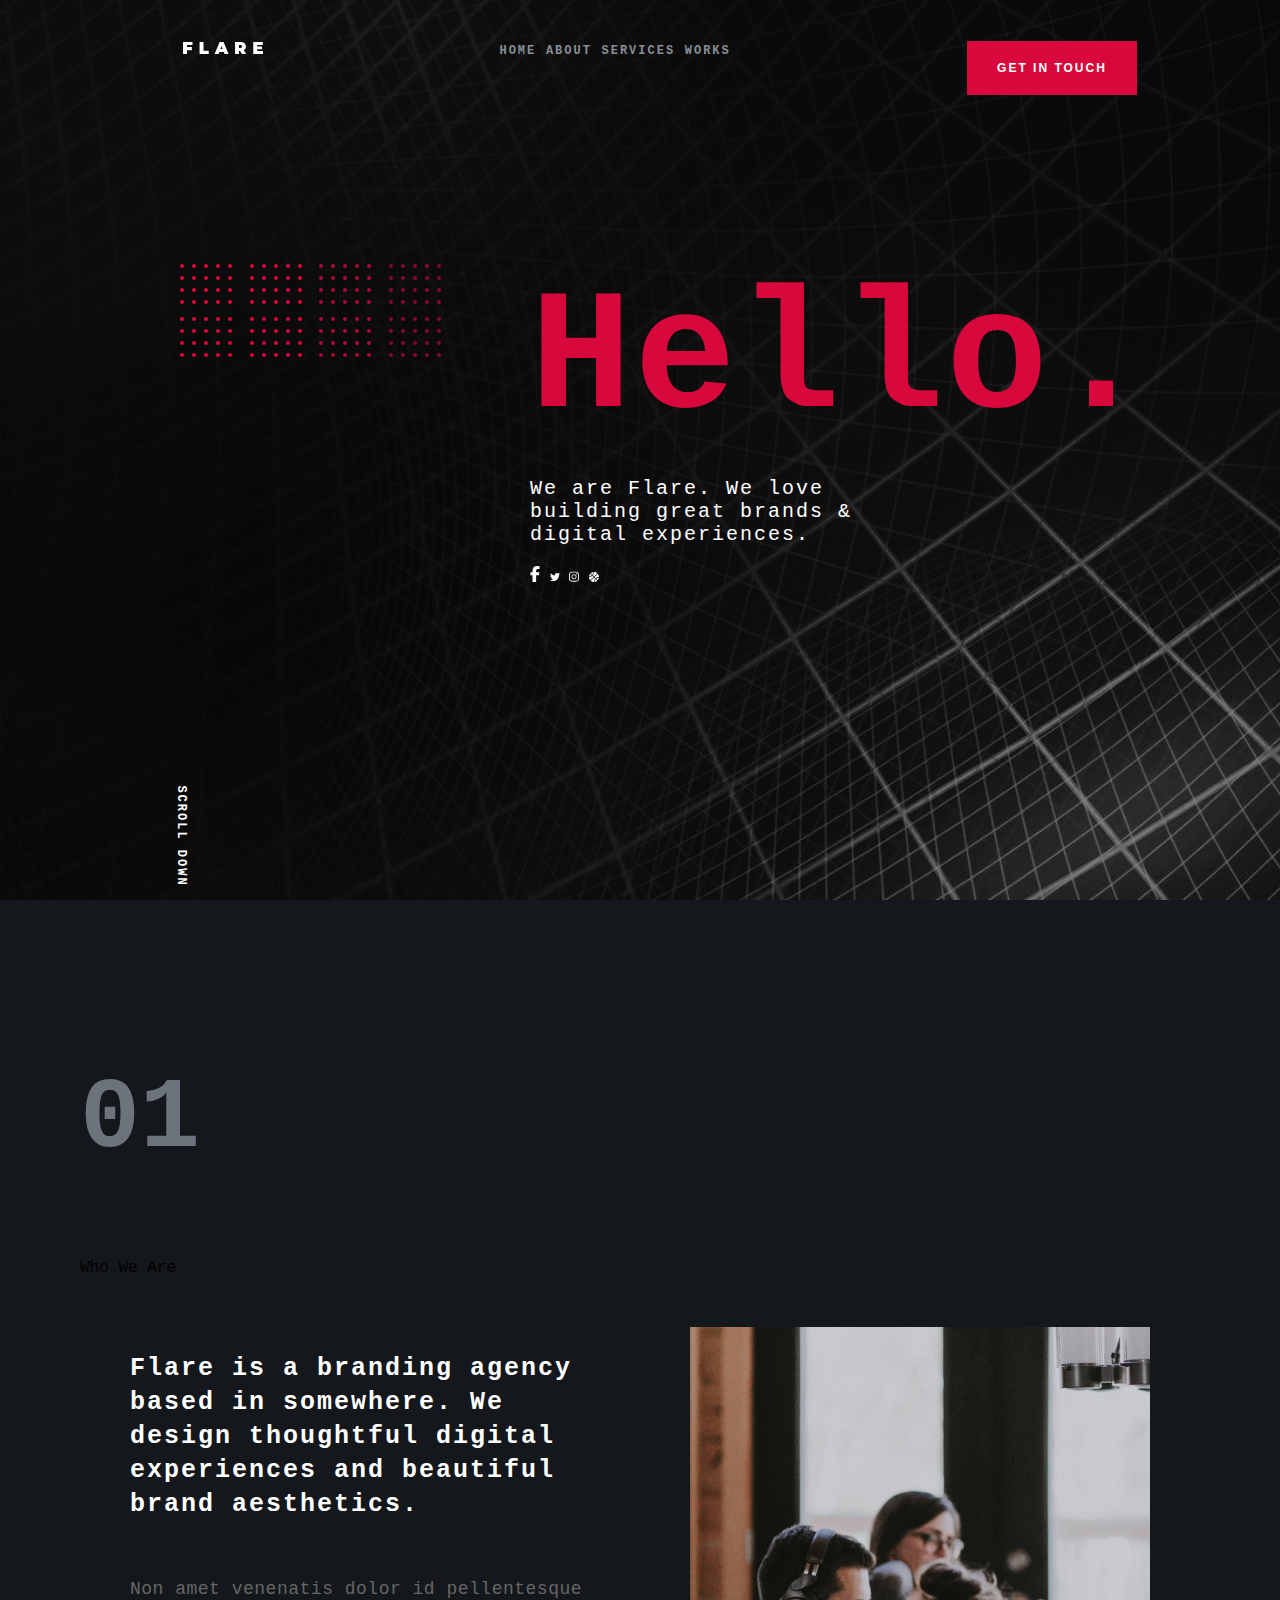
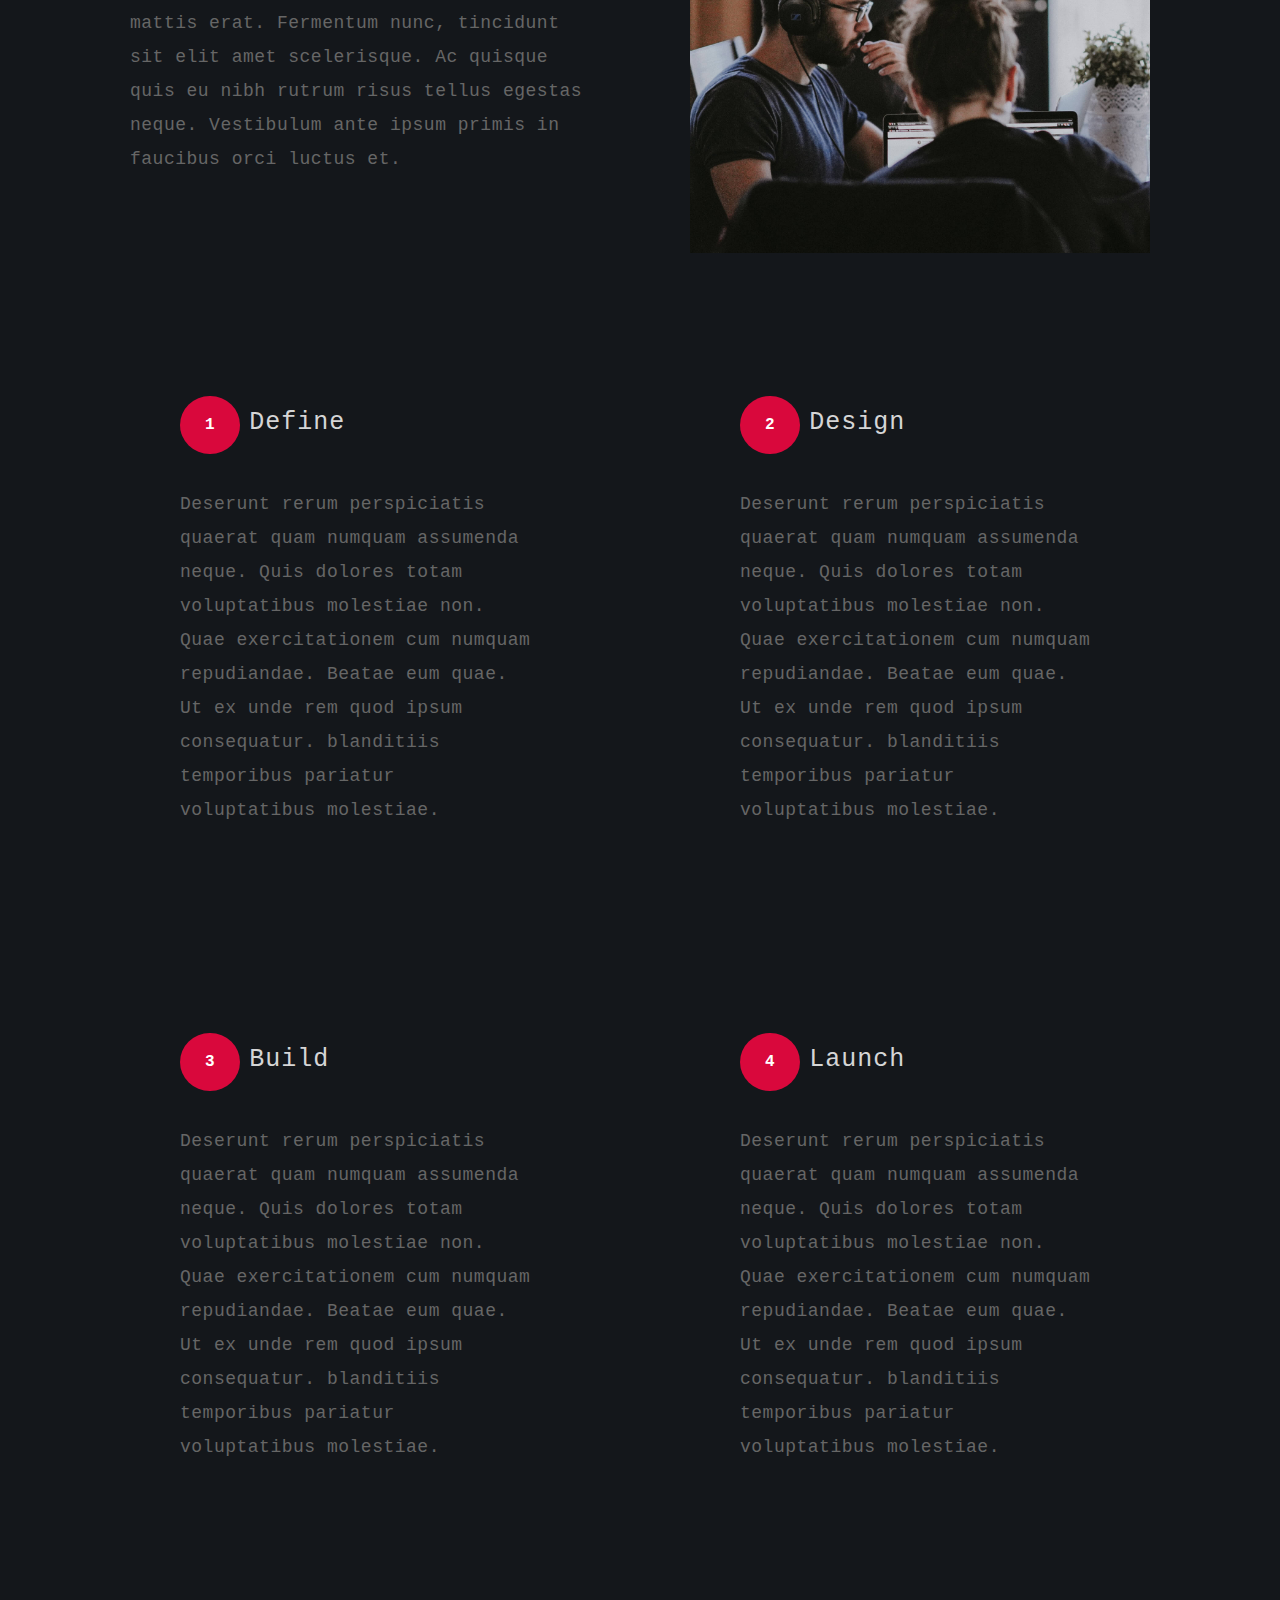
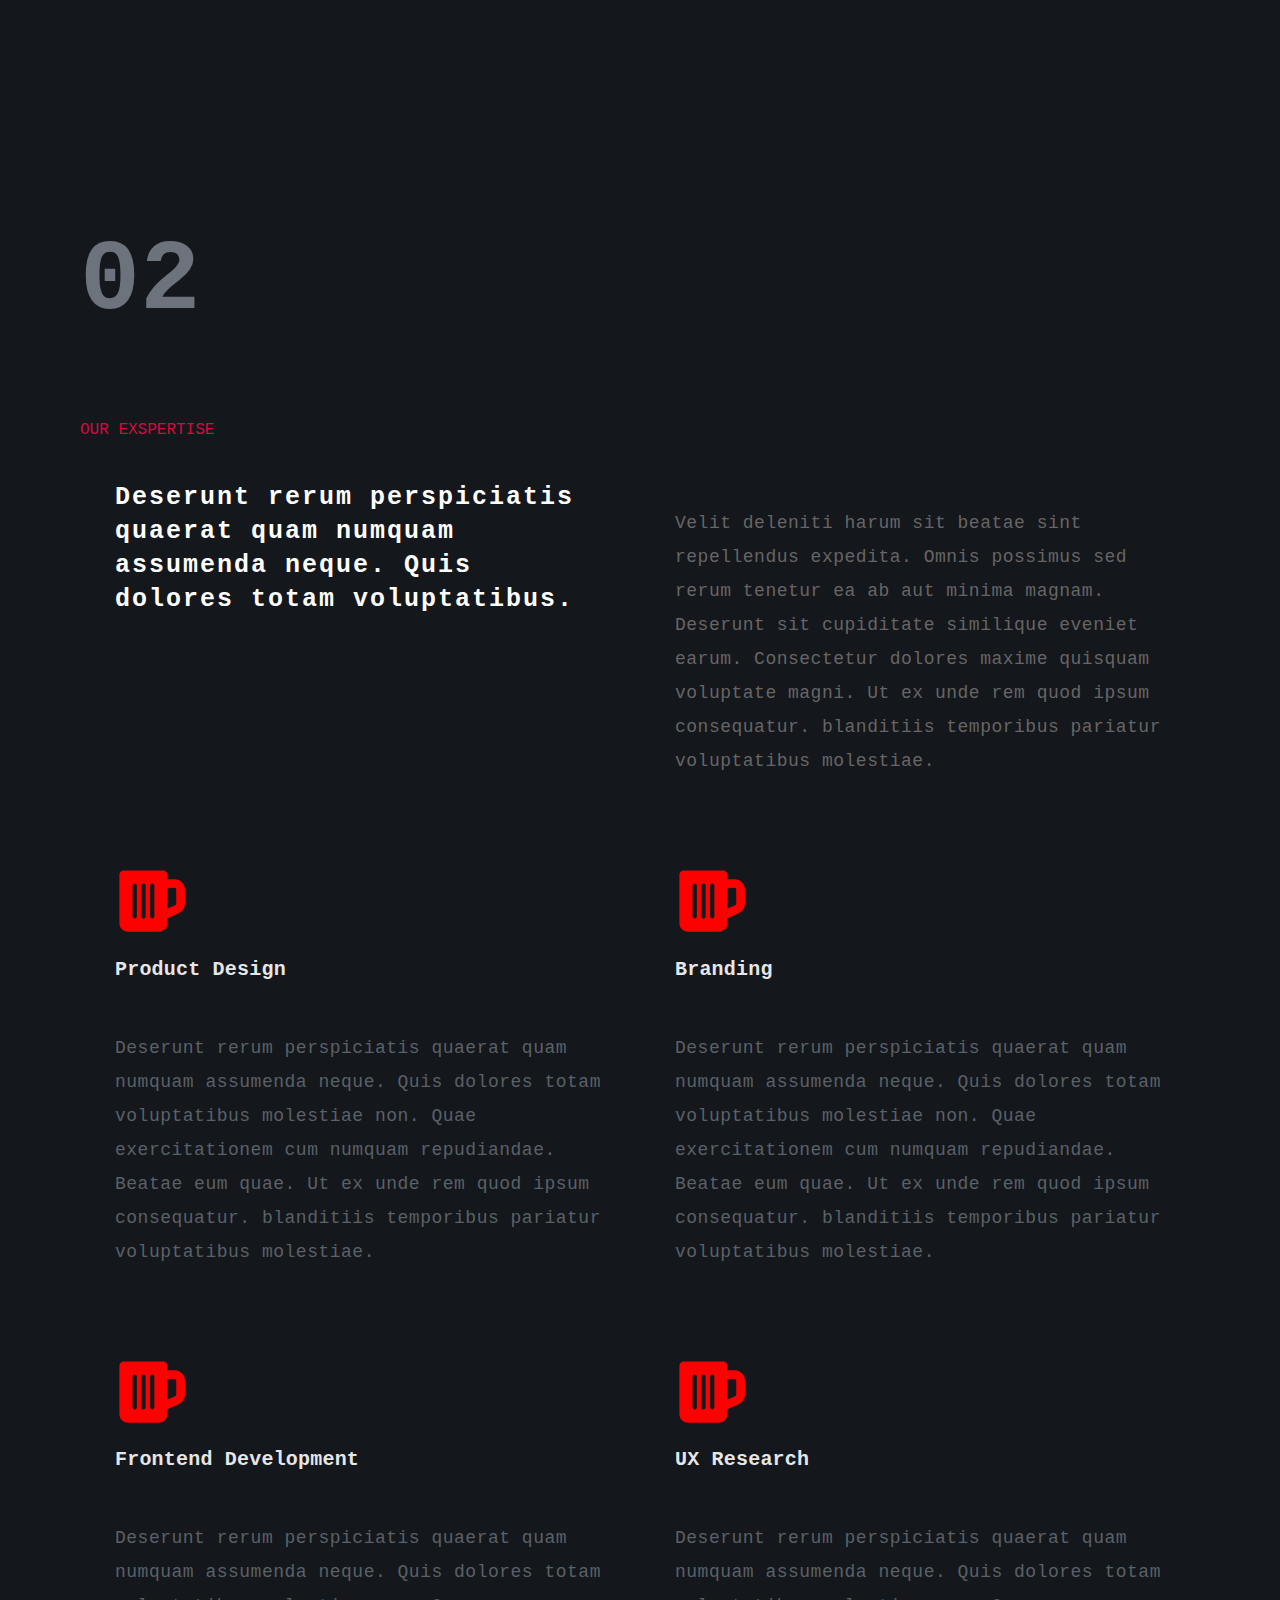
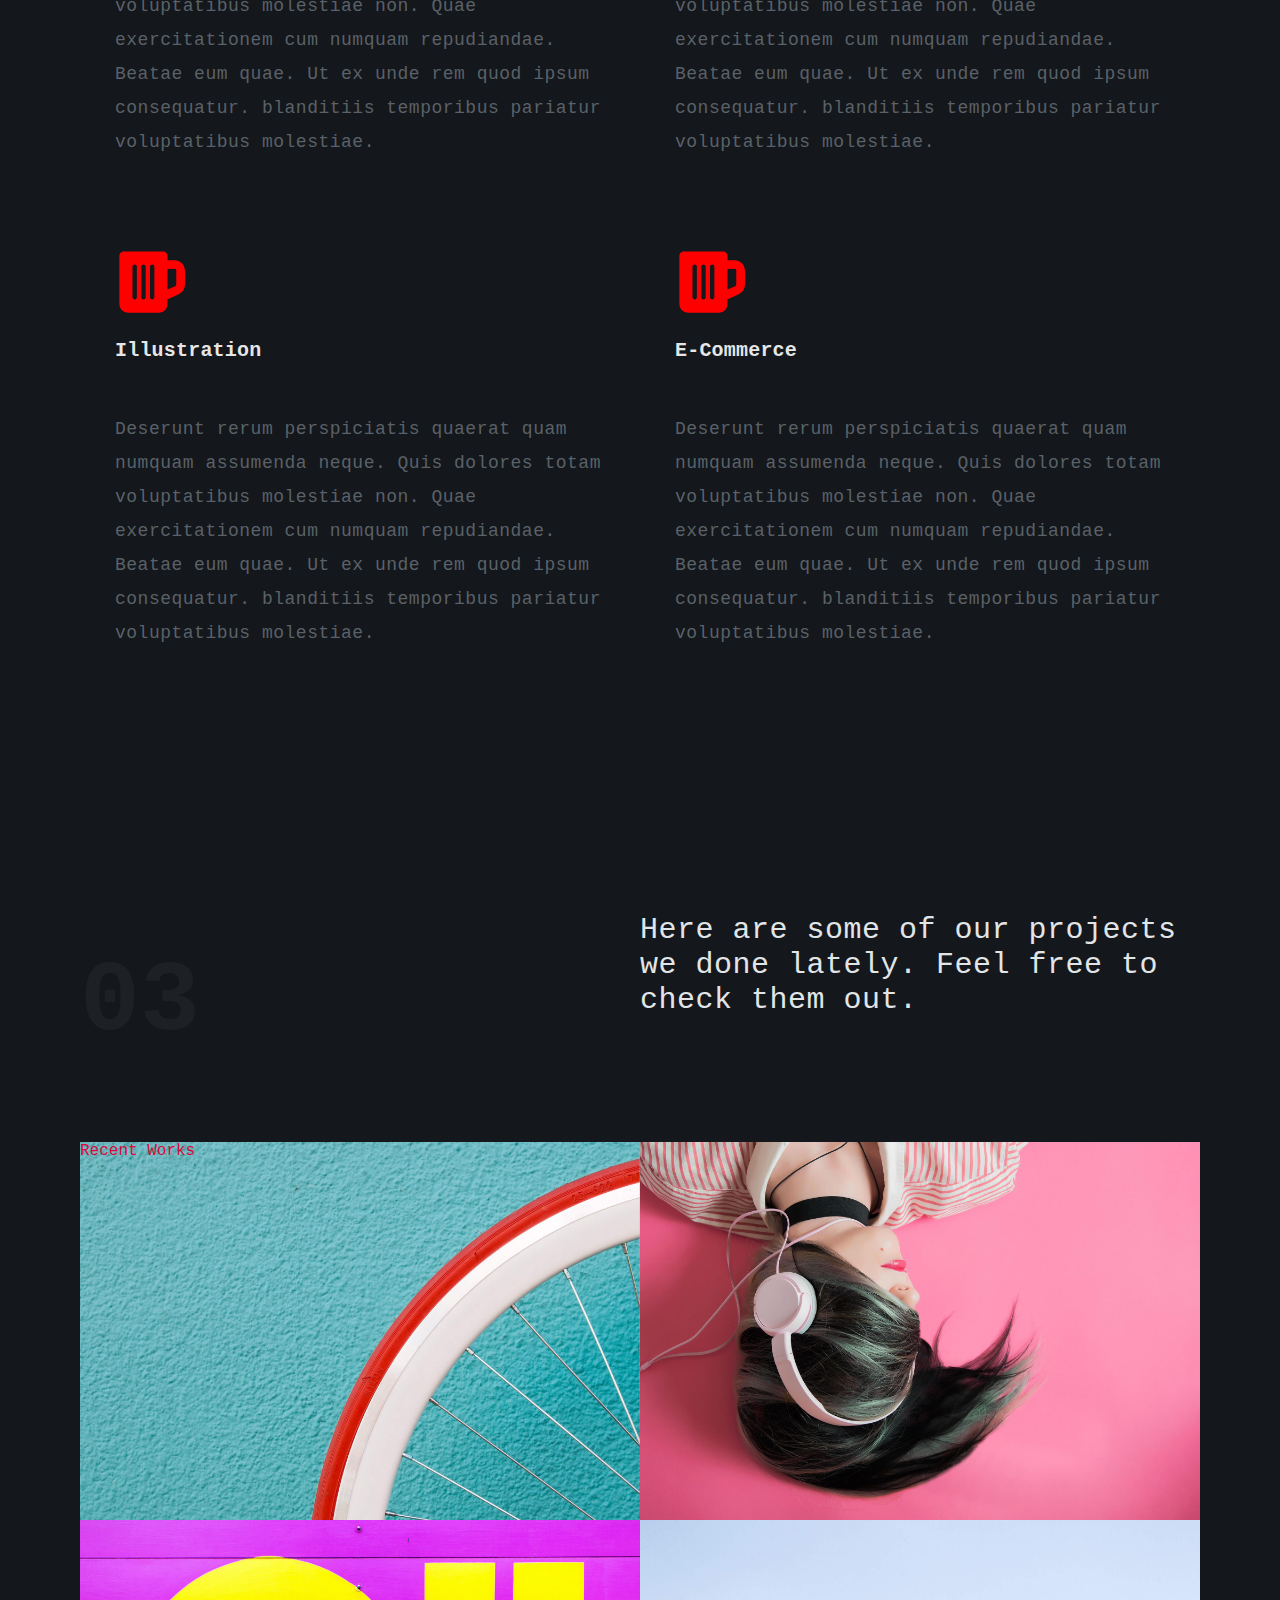
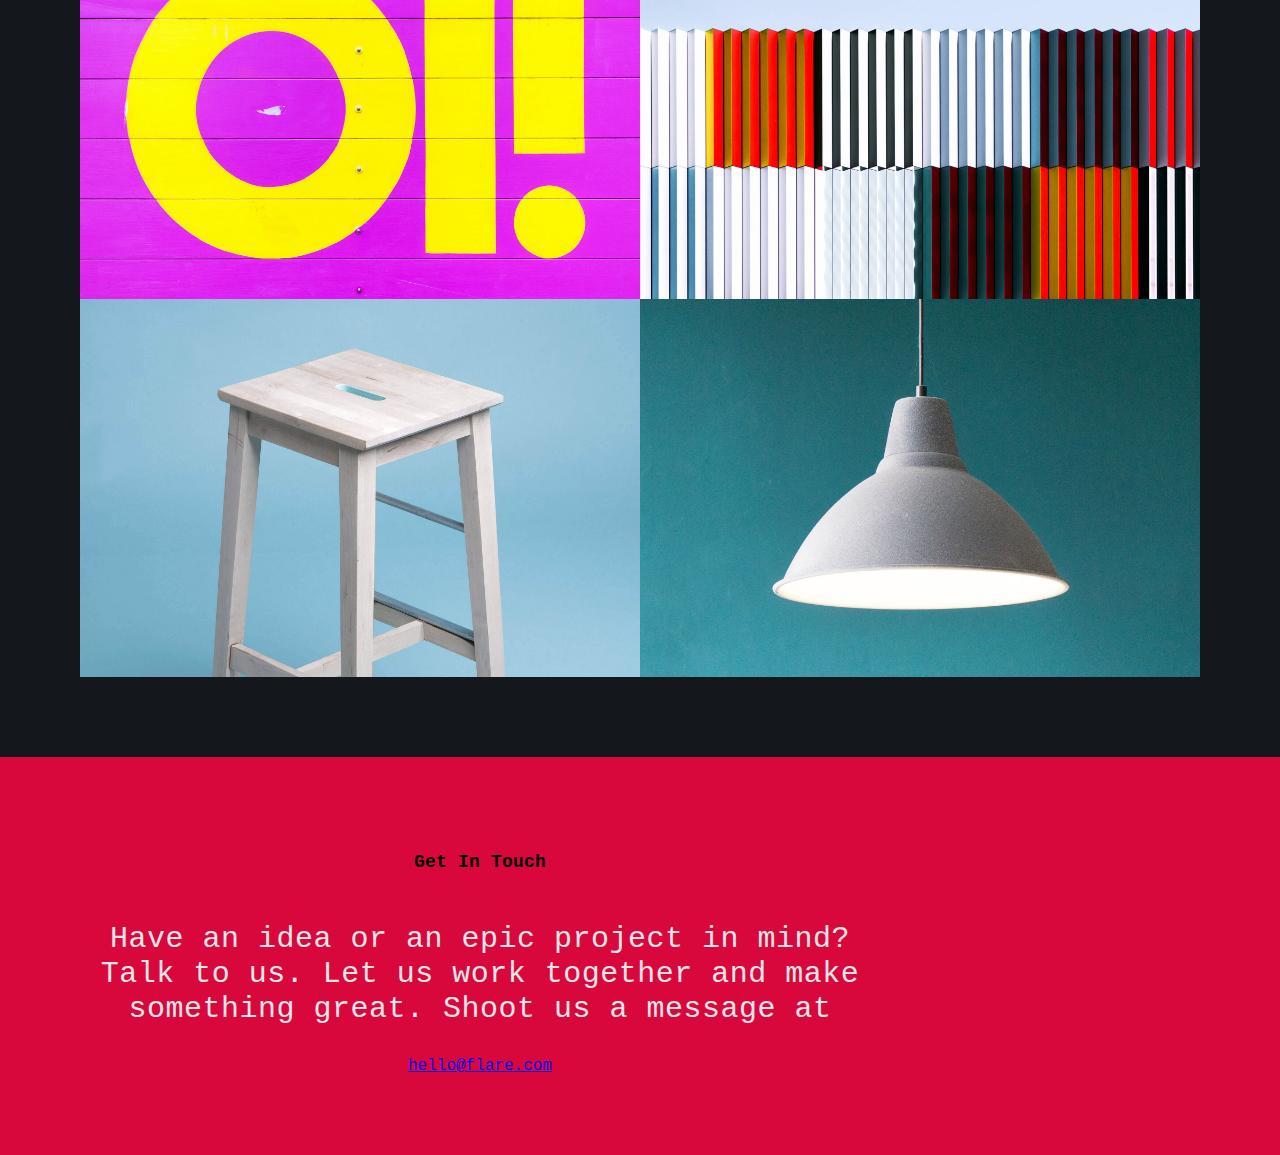
<file: index.html>
<!DOCTYPE html>
<html lang="en">

<head>
    <meta charset="UTF-8">
    <meta name="viewport" content="width=device-width, initial-scale=1.0">
    <title>Document</title>
    <link rel="stylesheet" href="css/style.css">
    <link rel="icon" href="">
</head>

<body>
    <header>
        <nav>
            <ul>
                <div class="menuDiv1">
                    <li>
                        <a href="#" class="logo">
                            <img src="img/logo.svg" alt="">
                        </a>
                    </li>
                </div>
                <div class="menuDiv2">
                    <li>
                        <a href="#">HOME</a>
                    </li>
                    <li>
                        <a href="#">ABOUT</a>
                    </li>
                    <li>
                        <a href="#">SERVICES</a>
                    </li>
                    <li>
                        <a href="#">WORKS</a>
                    </li>
                </div>
                <div class="menuDiv3">
                    <button>GET IN TOUCH</button>
                </div>

            </ul>

        </nav>

        <div class="headerDiv">
            <div>
                <img src="img/dots.svg" alt="">
                <img src="img/dots.svg" alt="">
                <img style="opacity: 0.8;" src="img/dots.svg" alt="">
                <img style="opacity: 0.6;" src="img/dots.svg" alt="">
                <br>
                <img src="img/dots.svg" alt="">
                <img src="img/dots.svg" alt="">
                <img style="opacity: 0.8;" src="img/dots.svg" alt="">
                <img style="opacity: 0.6;" src="img/dots.svg" alt="">

            </div>
            <div>
                <h1>Hello.</h1>
                <p>We are Flare. We love building great brands & digital experiences.</p>
                <div class="iconDiv">
                    <a href=""><svg xmlns="http://www.w3.org/2000/svg" viewBox="0 0 320 512"><!--!Font Awesome Free 6.6.0 by @fontawesome - https://fontawesome.com License - https://fontawesome.com/license/free Copyright 2024 Fonticons, Inc.--><path fill="#ffffff" d="M80 299.3V512H196V299.3h86.5l18-97.8H196V166.9c0-51.7 20.3-71.5 72.7-71.5c16.3 0 29.4 .4 37 1.2V7.9C291.4 4 256.4 0 236.2 0C129.3 0 80 50.5 80 159.4v42.1H14v97.8H80z"/></svg></a>
                    <a href=""><svg xmlns="http://www.w3.org/2000/svg" viewBox="0 0 512 512"><!--!Font Awesome Free 6.6.0 by @fontawesome - https://fontawesome.com License - https://fontawesome.com/license/free Copyright 2024 Fonticons, Inc.--><path fill="#ffffff" d="M459.4 151.7c.3 4.5 .3 9.1 .3 13.6 0 138.7-105.6 298.6-298.6 298.6-59.5 0-114.7-17.2-161.1-47.1 8.4 1 16.6 1.3 25.3 1.3 49.1 0 94.2-16.6 130.3-44.8-46.1-1-84.8-31.2-98.1-72.8 6.5 1 13 1.6 19.8 1.6 9.4 0 18.8-1.3 27.6-3.6-48.1-9.7-84.1-52-84.1-103v-1.3c14 7.8 30.2 12.7 47.4 13.3-28.3-18.8-46.8-51-46.8-87.4 0-19.5 5.2-37.4 14.3-53 51.7 63.7 129.3 105.3 216.4 109.8-1.6-7.8-2.6-15.9-2.6-24 0-57.8 46.8-104.9 104.9-104.9 30.2 0 57.5 12.7 76.7 33.1 23.7-4.5 46.5-13.3 66.6-25.3-7.8 24.4-24.4 44.8-46.1 57.8 21.1-2.3 41.6-8.1 60.4-16.2-14.3 20.8-32.2 39.3-52.6 54.3z"/></svg></a>
                    <a href=""><svg xmlns="http://www.w3.org/2000/svg" viewBox="0 0 448 512"><!--!Font Awesome Free 6.6.0 by @fontawesome - https://fontawesome.com License - https://fontawesome.com/license/free Copyright 2024 Fonticons, Inc.--><path fill="#ffffff" d="M224.1 141c-63.6 0-114.9 51.3-114.9 114.9s51.3 114.9 114.9 114.9S339 319.5 339 255.9 287.7 141 224.1 141zm0 189.6c-41.1 0-74.7-33.5-74.7-74.7s33.5-74.7 74.7-74.7 74.7 33.5 74.7 74.7-33.6 74.7-74.7 74.7zm146.4-194.3c0 14.9-12 26.8-26.8 26.8-14.9 0-26.8-12-26.8-26.8s12-26.8 26.8-26.8 26.8 12 26.8 26.8zm76.1 27.2c-1.7-35.9-9.9-67.7-36.2-93.9-26.2-26.2-58-34.4-93.9-36.2-37-2.1-147.9-2.1-184.9 0-35.8 1.7-67.6 9.9-93.9 36.1s-34.4 58-36.2 93.9c-2.1 37-2.1 147.9 0 184.9 1.7 35.9 9.9 67.7 36.2 93.9s58 34.4 93.9 36.2c37 2.1 147.9 2.1 184.9 0 35.9-1.7 67.7-9.9 93.9-36.2 26.2-26.2 34.4-58 36.2-93.9 2.1-37 2.1-147.8 0-184.8zM398.8 388c-7.8 19.6-22.9 34.7-42.6 42.6-29.5 11.7-99.5 9-132.1 9s-102.7 2.6-132.1-9c-19.6-7.8-34.7-22.9-42.6-42.6-11.7-29.5-9-99.5-9-132.1s-2.6-102.7 9-132.1c7.8-19.6 22.9-34.7 42.6-42.6 29.5-11.7 99.5-9 132.1-9s102.7-2.6 132.1 9c19.6 7.8 34.7 22.9 42.6 42.6 11.7 29.5 9 99.5 9 132.1s2.7 102.7-9 132.1z"/></svg></a>
                    <a href=""><svg xmlns="http://www.w3.org/2000/svg" viewBox="0 0 512 512"><!--!Font Awesome Free 6.6.0 by @fontawesome - https://fontawesome.com License - https://fontawesome.com/license/free Copyright 2024 Fonticons, Inc.--><path fill="#ffffff" d="M86.6 64l85.2 85.2C194.5 121.7 208 86.4 208 48c0-14.7-2-28.9-5.7-42.4C158.6 15 119 35.5 86.6 64zM64 86.6C35.5 119 15 158.6 5.6 202.3C19.1 206 33.3 208 48 208c38.4 0 73.7-13.5 101.3-36.1L64 86.6zM256 0c-7.3 0-14.6 .3-21.8 .9C238 16 240 31.8 240 48c0 47.3-17.1 90.5-45.4 124L256 233.4 425.4 64C380.2 24.2 320.9 0 256 0zM48 240c-16.2 0-32-2-47.1-5.8C.3 241.4 0 248.7 0 256c0 64.9 24.2 124.2 64 169.4L233.4 256 172 194.6C138.5 222.9 95.3 240 48 240zm463.1 37.8c.6-7.2 .9-14.5 .9-21.8c0-64.9-24.2-124.2-64-169.4L278.6 256 340 317.4c33.4-28.3 76.7-45.4 124-45.4c16.2 0 32 2 47.1 5.8zm-4.7 31.9C492.9 306 478.7 304 464 304c-38.4 0-73.7 13.5-101.3 36.1L448 425.4c28.5-32.3 49.1-71.9 58.4-115.7zM340.1 362.7C317.5 390.3 304 425.6 304 464c0 14.7 2 28.9 5.7 42.4C353.4 497 393 476.5 425.4 448l-85.2-85.2zM317.4 340L256 278.6 86.6 448c45.1 39.8 104.4 64 169.4 64c7.3 0 14.6-.3 21.8-.9C274 496 272 480.2 272 464c0-47.3 17.1-90.5 45.4-124z"/></svg></a>
                </div>
            </div>
        </div>
        <div class="scrollDiv">
            <p>Scroll Down</p>
        </div>

    </header>

    <main>
        <section class="sec1">
            <div class="mainDiv2">
                <div class="row1">
                    <div>
                        <h2>01</h2>
                        <span>Who We Are  </span>
                    </div>
                </div>
                <div class="row2">
                    <div class="textDiv">
                        <h3>Flare is a branding agency based in somewhere. We design thoughtful digital experiences and beautiful brand aesthetics.</h3>
                            <p>Non amet venenatis dolor id pellentesque mattis erat. Fermentum nunc, tincidunt sit elit amet scelerisque. Ac quisque quis eu nibh rutrum risus tellus egestas neque. Vestibulum ante ipsum primis in faucibus orci luctus et.
                            </p>
                    </div>
                    <div class="imgDiv">
                        <img src="img/about-photo.jpg" alt="">
                    </div>
                </div>

                <div class="row3">
                    <div class="sec1Div">
                        <span class="num">1</span>
                        <span class="text">Define</span>
                        <p>Deserunt rerum perspiciatis quaerat quam numquam assumenda neque. Quis dolores totam voluptatibus molestiae non. Quae exercitationem cum numquam repudiandae. Beatae eum quae. Ut ex unde rem quod ipsum consequatur. blanditiis temporibus pariatur voluptatibus molestiae.</p>
                    </div>
                    <div class="sec1Div">
                        <span class="num">2</span>
                        <span class="text">Design</span>
                        <p>Deserunt rerum perspiciatis quaerat quam numquam assumenda neque. Quis dolores totam voluptatibus molestiae non. Quae exercitationem cum numquam repudiandae. Beatae eum quae. Ut ex unde rem quod ipsum consequatur. blanditiis temporibus pariatur voluptatibus molestiae.</p>
                    </div>
                </div>


                <div class="row4">
                    <div class="sec1Div">
                        <span class="num">3</span>
                        <span class="text">Build</span>
                        <p>Deserunt rerum perspiciatis quaerat quam numquam assumenda neque. Quis dolores totam voluptatibus molestiae non. Quae exercitationem cum numquam repudiandae. Beatae eum quae. Ut ex unde rem quod ipsum consequatur. blanditiis temporibus pariatur voluptatibus molestiae.</p>
                    </div>
                    <div class="sec1Div">
                        <span class="num">4</span>
                        <span class="text">Launch</span>
                        <p>Deserunt rerum perspiciatis quaerat quam numquam assumenda neque. Quis dolores totam voluptatibus molestiae non. Quae exercitationem cum numquam repudiandae. Beatae eum quae. Ut ex unde rem quod ipsum consequatur. blanditiis temporibus pariatur voluptatibus molestiae.</p>
                    </div>
                </div>
            </div>




        </section>
        <section class="sec2">
            <div class="mainDiv3">
                <div class="row5">
                    <div>
                        <h2>02</h2>
                        <span>OUR EXSPERTISE</span>
                    </div>
                </div>

                <div class="row6">
                    <div>
                        <h3>Deserunt rerum perspiciatis quaerat quam numquam assumenda neque. Quis dolores totam voluptatibus.</h3>
                    </div>
                    <div>
                        <p>Velit deleniti harum sit beatae sint repellendus expedita. Omnis possimus sed rerum tenetur ea ab aut minima magnam. Deserunt sit cupiditate similique eveniet earum. Consectetur dolores maxime quisquam voluptate magni. Ut ex unde rem quod ipsum consequatur. blanditiis temporibus pariatur voluptatibus molestiae.</p>
                    </div>
                </div>
                  
                    <div class="row7">
                        <div class="sec2Div">
                            <a href=""><svg xmlns="http://www.w3.org/2000/svg" viewBox="0 0 512 512"><!--!Font Awesome Free 6.6.0 by @fontawesome - https://fontawesome.com License - https://fontawesome.com/license/free Copyright 2024 Fonticons, Inc.--><path fill="#ff0000" d="M32 64c0-17.7 14.3-32 32-32l288 0c17.7 0 32 14.3 32 32l0 32 51.2 0c42.4 0 76.8 34.4 76.8 76.8l0 102.1c0 30.4-17.9 57.9-45.6 70.2L384 381.7l0 34.3c0 35.3-28.7 64-64 64L96 480c-35.3 0-64-28.7-64-64L32 64zM384 311.6l56.4-25.1c4.6-2.1 7.6-6.6 7.6-11.7l0-102.1c0-7.1-5.7-12.8-12.8-12.8L384 160l0 151.6zM160 144c0-8.8-7.2-16-16-16s-16 7.2-16 16l0 224c0 8.8 7.2 16 16 16s16-7.2 16-16l0-224zm64 0c0-8.8-7.2-16-16-16s-16 7.2-16 16l0 224c0 8.8 7.2 16 16 16s16-7.2 16-16l0-224zm64 0c0-8.8-7.2-16-16-16s-16 7.2-16 16l0 224c0 8.8 7.2 16 16 16s16-7.2 16-16l0-224z"/></svg></a>
                            <h2>Product Design</h2>
                            <p>Deserunt rerum perspiciatis quaerat quam numquam assumenda neque. Quis dolores totam voluptatibus molestiae non. Quae exercitationem cum numquam repudiandae. Beatae eum quae. Ut ex unde rem quod ipsum consequatur. blanditiis temporibus pariatur voluptatibus molestiae.</p>
                        </div>
                        <div class="sec2Div">
                            <a href=""><svg xmlns="http://www.w3.org/2000/svg" viewBox="0 0 512 512"><!--!Font Awesome Free 6.6.0 by @fontawesome - https://fontawesome.com License - https://fontawesome.com/license/free Copyright 2024 Fonticons, Inc.--><path fill="#ff0000" d="M32 64c0-17.7 14.3-32 32-32l288 0c17.7 0 32 14.3 32 32l0 32 51.2 0c42.4 0 76.8 34.4 76.8 76.8l0 102.1c0 30.4-17.9 57.9-45.6 70.2L384 381.7l0 34.3c0 35.3-28.7 64-64 64L96 480c-35.3 0-64-28.7-64-64L32 64zM384 311.6l56.4-25.1c4.6-2.1 7.6-6.6 7.6-11.7l0-102.1c0-7.1-5.7-12.8-12.8-12.8L384 160l0 151.6zM160 144c0-8.8-7.2-16-16-16s-16 7.2-16 16l0 224c0 8.8 7.2 16 16 16s16-7.2 16-16l0-224zm64 0c0-8.8-7.2-16-16-16s-16 7.2-16 16l0 224c0 8.8 7.2 16 16 16s16-7.2 16-16l0-224zm64 0c0-8.8-7.2-16-16-16s-16 7.2-16 16l0 224c0 8.8 7.2 16 16 16s16-7.2 16-16l0-224z"/></svg></a>
                            <h2>Branding</h2>
                            <p>Deserunt rerum perspiciatis quaerat quam numquam assumenda neque. Quis dolores totam voluptatibus molestiae non. Quae exercitationem cum numquam repudiandae. Beatae eum quae. Ut ex unde rem quod ipsum consequatur. blanditiis temporibus pariatur voluptatibus molestiae.</p>
                        </div>
                    </div>
                    <div class="row8">
                        <div class="sec2Div">
                            <a href=""><svg xmlns="http://www.w3.org/2000/svg" viewBox="0 0 512 512"><!--!Font Awesome Free 6.6.0 by @fontawesome - https://fontawesome.com License - https://fontawesome.com/license/free Copyright 2024 Fonticons, Inc.--><path fill="#ff0000" d="M32 64c0-17.7 14.3-32 32-32l288 0c17.7 0 32 14.3 32 32l0 32 51.2 0c42.4 0 76.8 34.4 76.8 76.8l0 102.1c0 30.4-17.9 57.9-45.6 70.2L384 381.7l0 34.3c0 35.3-28.7 64-64 64L96 480c-35.3 0-64-28.7-64-64L32 64zM384 311.6l56.4-25.1c4.6-2.1 7.6-6.6 7.6-11.7l0-102.1c0-7.1-5.7-12.8-12.8-12.8L384 160l0 151.6zM160 144c0-8.8-7.2-16-16-16s-16 7.2-16 16l0 224c0 8.8 7.2 16 16 16s16-7.2 16-16l0-224zm64 0c0-8.8-7.2-16-16-16s-16 7.2-16 16l0 224c0 8.8 7.2 16 16 16s16-7.2 16-16l0-224zm64 0c0-8.8-7.2-16-16-16s-16 7.2-16 16l0 224c0 8.8 7.2 16 16 16s16-7.2 16-16l0-224z"/></svg></a>
                            <h2>Frontend Development</h2>
                            <p>Deserunt rerum perspiciatis quaerat quam numquam assumenda neque. Quis dolores totam voluptatibus molestiae non. Quae exercitationem cum numquam repudiandae. Beatae eum quae. Ut ex unde rem quod ipsum consequatur. blanditiis temporibus pariatur voluptatibus molestiae.</p>
                        </div>
                        <div class="sec2Div">
                            <a href=""><svg xmlns="http://www.w3.org/2000/svg" viewBox="0 0 512 512"><!--!Font Awesome Free 6.6.0 by @fontawesome - https://fontawesome.com License - https://fontawesome.com/license/free Copyright 2024 Fonticons, Inc.--><path fill="#ff0000" d="M32 64c0-17.7 14.3-32 32-32l288 0c17.7 0 32 14.3 32 32l0 32 51.2 0c42.4 0 76.8 34.4 76.8 76.8l0 102.1c0 30.4-17.9 57.9-45.6 70.2L384 381.7l0 34.3c0 35.3-28.7 64-64 64L96 480c-35.3 0-64-28.7-64-64L32 64zM384 311.6l56.4-25.1c4.6-2.1 7.6-6.6 7.6-11.7l0-102.1c0-7.1-5.7-12.8-12.8-12.8L384 160l0 151.6zM160 144c0-8.8-7.2-16-16-16s-16 7.2-16 16l0 224c0 8.8 7.2 16 16 16s16-7.2 16-16l0-224zm64 0c0-8.8-7.2-16-16-16s-16 7.2-16 16l0 224c0 8.8 7.2 16 16 16s16-7.2 16-16l0-224zm64 0c0-8.8-7.2-16-16-16s-16 7.2-16 16l0 224c0 8.8 7.2 16 16 16s16-7.2 16-16l0-224z"/></svg></a>
                            <h2>UX Research</h2>
                            <p>Deserunt rerum perspiciatis quaerat quam numquam assumenda neque. Quis dolores totam voluptatibus molestiae non. Quae exercitationem cum numquam repudiandae. Beatae eum quae. Ut ex unde rem quod ipsum consequatur. blanditiis temporibus pariatur voluptatibus molestiae.</p>
                        </div>
                    </div>
                    <div class="row9">
                        <div class="sec2Div">
                            <a href=""><svg xmlns="http://www.w3.org/2000/svg" viewBox="0 0 512 512"><!--!Font Awesome Free 6.6.0 by @fontawesome - https://fontawesome.com License - https://fontawesome.com/license/free Copyright 2024 Fonticons, Inc.--><path fill="#ff0000" d="M32 64c0-17.7 14.3-32 32-32l288 0c17.7 0 32 14.3 32 32l0 32 51.2 0c42.4 0 76.8 34.4 76.8 76.8l0 102.1c0 30.4-17.9 57.9-45.6 70.2L384 381.7l0 34.3c0 35.3-28.7 64-64 64L96 480c-35.3 0-64-28.7-64-64L32 64zM384 311.6l56.4-25.1c4.6-2.1 7.6-6.6 7.6-11.7l0-102.1c0-7.1-5.7-12.8-12.8-12.8L384 160l0 151.6zM160 144c0-8.8-7.2-16-16-16s-16 7.2-16 16l0 224c0 8.8 7.2 16 16 16s16-7.2 16-16l0-224zm64 0c0-8.8-7.2-16-16-16s-16 7.2-16 16l0 224c0 8.8 7.2 16 16 16s16-7.2 16-16l0-224zm64 0c0-8.8-7.2-16-16-16s-16 7.2-16 16l0 224c0 8.8 7.2 16 16 16s16-7.2 16-16l0-224z"/></svg></a>
                            <h2>Illustration </h2>
                            <p>Deserunt rerum perspiciatis quaerat quam numquam assumenda neque. Quis dolores totam voluptatibus molestiae non. Quae exercitationem cum numquam repudiandae. Beatae eum quae. Ut ex unde rem quod ipsum consequatur. blanditiis temporibus pariatur voluptatibus molestiae.</p>
                        </div>
                        <div class="sec2Div">
                            <a href=""><svg xmlns="http://www.w3.org/2000/svg" viewBox="0 0 512 512"><!--!Font Awesome Free 6.6.0 by @fontawesome - https://fontawesome.com License - https://fontawesome.com/license/free Copyright 2024 Fonticons, Inc.--><path fill="#ff0000" d="M32 64c0-17.7 14.3-32 32-32l288 0c17.7 0 32 14.3 32 32l0 32 51.2 0c42.4 0 76.8 34.4 76.8 76.8l0 102.1c0 30.4-17.9 57.9-45.6 70.2L384 381.7l0 34.3c0 35.3-28.7 64-64 64L96 480c-35.3 0-64-28.7-64-64L32 64zM384 311.6l56.4-25.1c4.6-2.1 7.6-6.6 7.6-11.7l0-102.1c0-7.1-5.7-12.8-12.8-12.8L384 160l0 151.6zM160 144c0-8.8-7.2-16-16-16s-16 7.2-16 16l0 224c0 8.8 7.2 16 16 16s16-7.2 16-16l0-224zm64 0c0-8.8-7.2-16-16-16s-16 7.2-16 16l0 224c0 8.8 7.2 16 16 16s16-7.2 16-16l0-224zm64 0c0-8.8-7.2-16-16-16s-16 7.2-16 16l0 224c0 8.8 7.2 16 16 16s16-7.2 16-16l0-224z"/></svg></a>
                            <h2> E-Commerce</h2>
                            <p>Deserunt rerum perspiciatis quaerat quam numquam assumenda neque. Quis dolores totam voluptatibus molestiae non. Quae exercitationem cum numquam repudiandae. Beatae eum quae. Ut ex unde rem quod ipsum consequatur. blanditiis temporibus pariatur voluptatibus molestiae.</p>
                        </div>
                    </div>
                    

        </section>
        <section class="sec3">
            <div class="mainDiv4">
                <div class="row10">
                    <div>
                        <h2>03</h2>
                        <span>Recent Works</span>
                    </div>
                    <div>
                        <p>Here are some of our projects we done lately. Feel free to check them out.</p>
                    </div>
                </div>
                <div class="galeryDiv" align="center">
                    <div class="row11">
                        <div class="sec3ImgDiv">
                            <img src="img/g-red-wheel.jpg" alt="">
                            <div>

                            </div>
                        </div>
                        <div class="sec3ImgDiv">
                            <img src="img/music.jpg" alt="">
                        </div>
                    </div>
                    <div class="row12">
                        <div class="sec3ImgDiv">
                            <img src="img/g-oi-logo.jpg" alt="">
                        </div>
                        <div class="sec3ImgDiv" >
                            <img src="img/pat.jpg" alt="">
                        </div>
                    </div>
                    <div class="row13">
                        <div class="sec3ImgDiv">
                            <img src="img/g-woodcraft.jpg" alt="">
                        </div>
                        <div class="sec3ImgDiv">
                            <img src="img/lamp.jpg" alt="">
                        </div>
                    </div>
                </div>
            
        </div>
        </section>
        <div>
            <button onclick="topFunc()" id="btn">top</button> 
            </div>
    </main>

    <footer class="futDiv">
        <div class="row14" align="center">
            <div>
            <h2>Get In Touch</h2>
            <p>Have an idea or an epic project in mind? Talk to us. Let us work together and make something great. Shoot us a message at</p>
            <a href="#">hello@flare.com</a>
            </div>
        </div>
        <div></div>
    </footer>









<script src="script.js"></script>

</body>
</html>
</file>
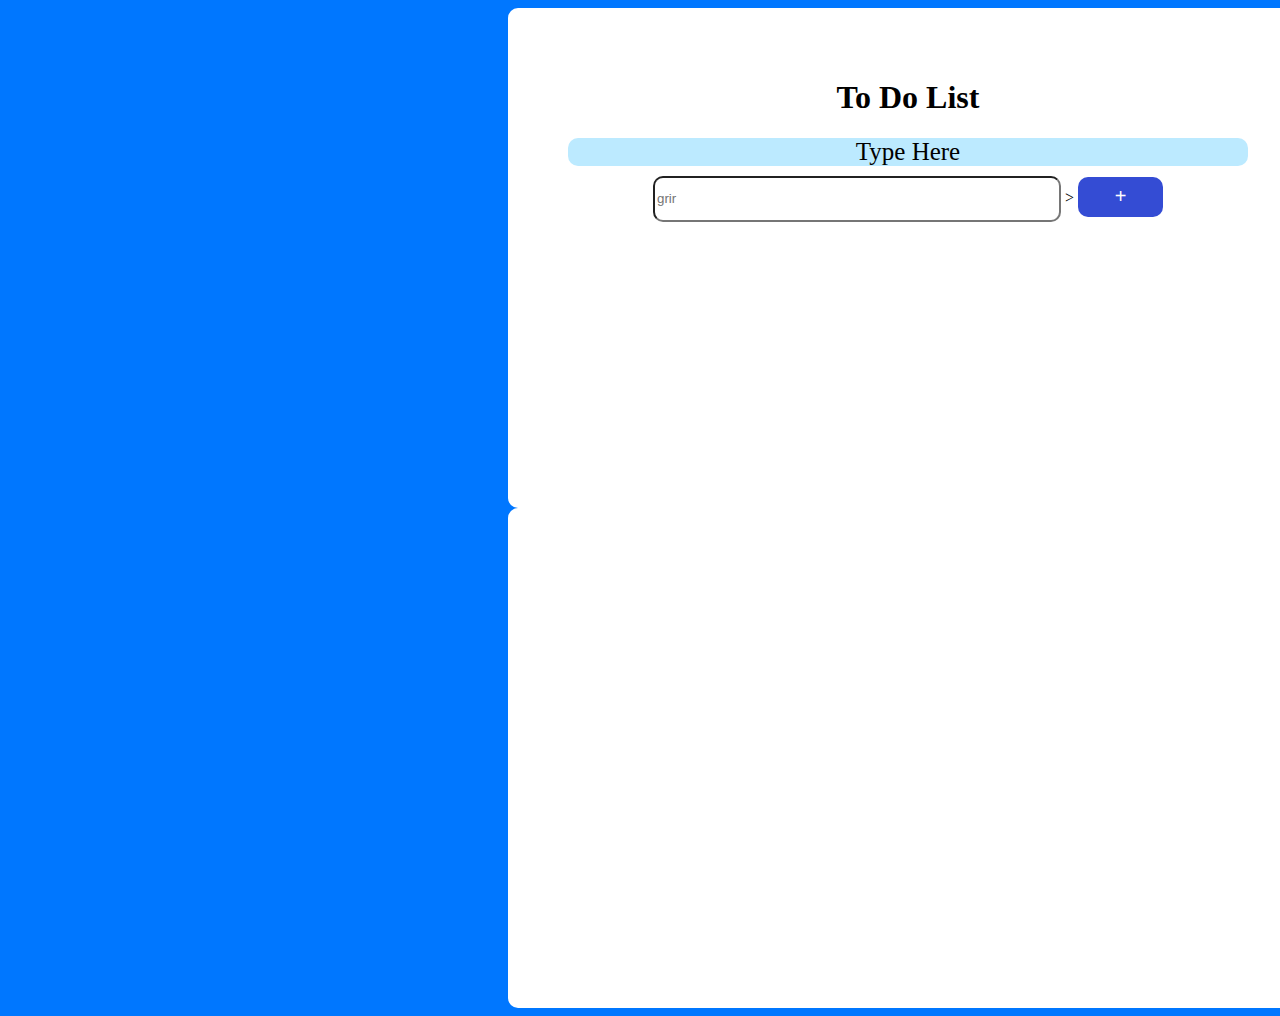
<file: to do list/index.html>
<!DOCTYPE html>
<html lang="en">
<head>
    <meta charset="UTF-8">
    <meta name="viewport" content="width=device-width, initial-scale=1.0">
    <title>Document</title>
    <link rel="stylesheet" href="css/style.css">
</head>
<body>

    <div class="mecDiv" align="center">
        <h1>To Do List</h1>
        <ul>
            <li>Type Here</li>
        </ul>
        <form id="form">
            <input class="text" type="text" placeholder="grir" svg xmlns="http://www.w3.org/2000/svg" viewBox="0 0 448 512"><!--!Font Awesome Free 6.7.1 by @fontawesome - https://fontawesome.com License - https://fontawesome.com/license/free Copyright 2024 Fonticons, Inc.--><path fill="#FFD43B" d="M135.2 17.7L128 32 32 32C14.3 32 0 46.3 0 64S14.3 96 32 96l384 0c17.7 0 32-14.3 32-32s-14.3-32-32-32l-96 0-7.2-14.3C307.4 6.8 296.3 0 284.2 0L163.8 0c-12.1 0-23.2 6.8-28.6 17.7zM416 128L32 128 53.2 467c1.6 25.3 22.6 45 47.9 45l245.8 0c25.3 0 46.3-19.7 47.9-45L416 128z"/></svg> >
            <button type="submit">+</button>
        </form>
    </div>
    
    <script src="jquery-3.7.1.js"></script>
    <script src="script.js"></script>
</body>
</html>
<div>
</file>
<file: css/style.css>
body {
    padding: 0;
    margin: 0;
    font-family: Consolas, "Andale Mono", Courier, "Courier New", monospace;
    /* background-color: black; */
}

header {
    background-image: url(../img/bg.jpg);
    height: 100vh;
    background-size: cover;
    background-repeat: no-repeat;
}

header nav {
    padding: 25px;
}

header nav ul {
    display: flex;
    justify-content: space-around;
}

header nav ul li {
    display: inline-block;
}

header nav ul li a {
    text-decoration: none;
    color: #898f97;
    text-transform: uppercase;
    font-size: 12px;
    font-weight: bold;
    letter-spacing: 2px;
}

header .logo img {
    width: 80px;
}

header svg {
    width: 10px;
}

header .headerDiv {
    display: flex;
    padding: 180px;
    padding-top: 10%;
}

header .headerDiv div {
    width: 350px;
}

header h1 {
    color: #d9083c;
    font-weight: bold;
    letter-spacing: 2px;
    font-size: 170px;
    margin: 0;
}
header .headerDiv p{
    color: rgb(255, 255, 255);
    letter-spacing: 2px;
    font-size: 20px;
}

button {
    background-color: #d9083c;
    border: 0;
    outline: 0;
    color: white;
    font-weight: bold;
    font-size: 12px;
    text-transform: uppercase;
    padding: 20px 30px;
    letter-spacing: 2px;
}

header .scrollDiv {
    padding: 50px 130px;
    position: relative;
}

header .scrollDiv p {
    transform: rotate(90deg);
    color: white;
    position: absolute;
    text-transform: uppercase;
    font-weight: bold;
    font-size: 12px;
    letter-spacing: 2px;
}
main {
    /* background-color: #14171B;
    height: 100vh; */
    position: relative;
}
.sec1{
    background-color: #14171B;
    padding: 80px;
    /* height: 100vh; */
}
.sec1 .row1 {
    display: flex;
    justify-content: space-around;
}
.sec1 .row1 div{
    width: 1200px;
}
.sec1 .row2 {
    display: flex;
    justify-content: center;
}
.sec1 .row1 h2{
    color: #6c737d;
    font-size: 100px;
}
.sec1 .textDiv, .imgDiv{
    width: 550px;
    margin: 50px;
}
.sec1 .textDiv h3{
    color: #ffffff;
    letter-spacing: 2px;
    font-size: 25px;
    line-height: 34px;

}

.sec1 .imgDiv img{
    width: 100%;
}


.sec1  .num{
    width: 60px;
    height: 60px;
    border-radius: 50%;
    background-color: #d9083c;
    padding: 20px 25px;
    color: white;
    font-weight: 600;

}
.sec1  .text{
    color: hsl(240deg 1.2% 83.73%);
    font-size: 25px;
    letter-spacing: 1px;
}


.sec1 p{
    color: hsl(0, 0%, 40%);
    font-size: 18px;
    letter-spacing: .5px;
    line-height: 34px;
    margin-top: 50px;
}
.sec1 .row3,.row4 {
    display: flex;
    justify-content: center;
}

.sec1 .sec1Div {
    width: 500px;
    margin: 100px;
}

.sec2{
    background-color: #14171B;
    padding: 80px;
    /* height: 100vh; */
}
.sec2 .row5 {
    display: flex;
    justify-content: space-around;
    position: relative;
}
.sec2 .row5 div{
    width: 1200px;
}
.sec2 .row5 h2{
    color: #6c737d;
    font-size: 100px;

}
.sec2 .row5 span{
    color: #d9083c;
    position: absolute;

}
.sec2 .row6 {
    /* width: 1200px; */
    display: flex;
    justify-content: center;
}
.sec2 .row6 div {
    width: 580px;
    margin: 35px;
}
/* .sec2  .row6{
        display: flex;
        justify-content: center;
        width: 1200px;

} */

.sec2  h3 {
    color: #ffffff;
    letter-spacing: 2px;
    font-size: 25px;
    line-height: 34px;
    
}


.sec2  .row6 p{
    color: hsl(0, 1%, 40%);
    font-size: 18px;
    letter-spacing: .5px;
    line-height: 34px;
    margin-top: 50px;

}
.sec2 h2{
    color: #e6e6e7;
    letter-spacing: 0.2px;
    font-size: 20px;
}
.sec2 .sec2Div {
    width: 580px;
    margin: 35px;

}

.sec2 .row7,.row8, .row9 {
    display: flex;
    justify-content: center;
}

.sec2 .sec2Div p{
    color: #5a6168;
    font-size: 18px;
    letter-spacing: .5px;
    line-height: 34px;
    margin-top: 50px;
}

.sec2 svg{

        width: 70px;
    
}

.sec3{
    background-color: #14171B;
    padding: 80px;
    /* height: 100vh; */
}



.sec3 .row10 h2{
    color: hsl(210deg 12.12% 12.94%);
    font-size: 100px;

}

.sec3 .row10 {
    display: flex;
    justify-content: center;
    position: relative;
}
.sec3 .row10 div{
width: 700px;
}

.sec3 .row10 span{
    color: #d9083c;
    position: absolute;

}

.sec3 .row10 p{
    color: #e2e5e8;
    font-size: 30px;
    letter-spacing: .5px;
    line-height: 35px;
    margin-top: 50px;
    display: flex;
    justify-content: center;
}

.sec3 .row11, .row12, .row13 {
    display: flex;
    justify-content: center;
}

.sec3 .sec3ImgDiv{
    width: 680px;
}

.sec3 .sec3ImgDiv img{
    width: 100%;
    height: 100%;
}



#btn{ 
    display: none; 
    position: fixed; 
    bottom: 20px; 
    right:15px ; 
    background-color: #0b0b0c; 
    cursor: pointer; 
    padding: 10px; 
    width:70px; 
    height: 70px; 
    color: white; 
    border: none; 
    border-radius: 50%; 

} 

.futDiv{
    background-color: #d9083c;
    padding: 80px;
    /* height: 100vh; */
}

.futDiv .row14 h2{
    color: hsl(0deg 0% 0%);
    letter-spacing: 0.2px;
    font-size: 18px;
}

.row14  {
    width: 800px;
    display: flex;
    justify-content: center;
}

.row14 p{
    color: #e2e5e8;
    font-size: 30px;
    letter-spacing: .5px;
    line-height: 35px;
    margin-top: 50px;
    display: flex;
    justify-content: center;
}
</file>
<file: to do list/css/style.css>
body{ 
    background-color: rgb(0, 119, 255); 
} 
div{ 
    background-color: rgb(255, 255, 255); 
    width: 700px; 
    height: 400px; 
    padding:50px; 
    margin-left:500px ; 
    border: 10px; 
    border-radius: 10px; 
} 

ul li { 
    color: rgb(0, 0, 0); 
    font-size: 25px;         
    margin-top:10px ; 
    text-align: center; 
} 
#form button{ 
    border: none; 
    border-radius: 10px; 
    width: 85px; 
    height: 40px; 
    background-color: rgb(52, 76, 212); 
    color: white; 
    font-size: 20px ; 
} 
#form input{ 
    width: 400px;   
    border-radius: 10px;  
    height: 40px; 
} 
ul {  
    margin: 0;  
    padding: 0;  
}  
    

    li{ 
        display: flex; 
        justify-content: space-around; 
        background-color: rgb(188, 234, 255); 
        border-radius: 10px; 
        border: 10px ; 
        margin: 10px; 
 
    } 
ul h2 {  
    cursor: pointer;  
    position: relative;  
    font-size: 25px;  
    transition: 0.2s;  
    list-style-type: none;  
    }  
 
    ul img{ 
    width: 55px; 
    height: 50px; 
    background-color: rgb(52, 76, 212); 
    border-radius: 10px ; 
    margin-top: 10px; 
    }
</file>
